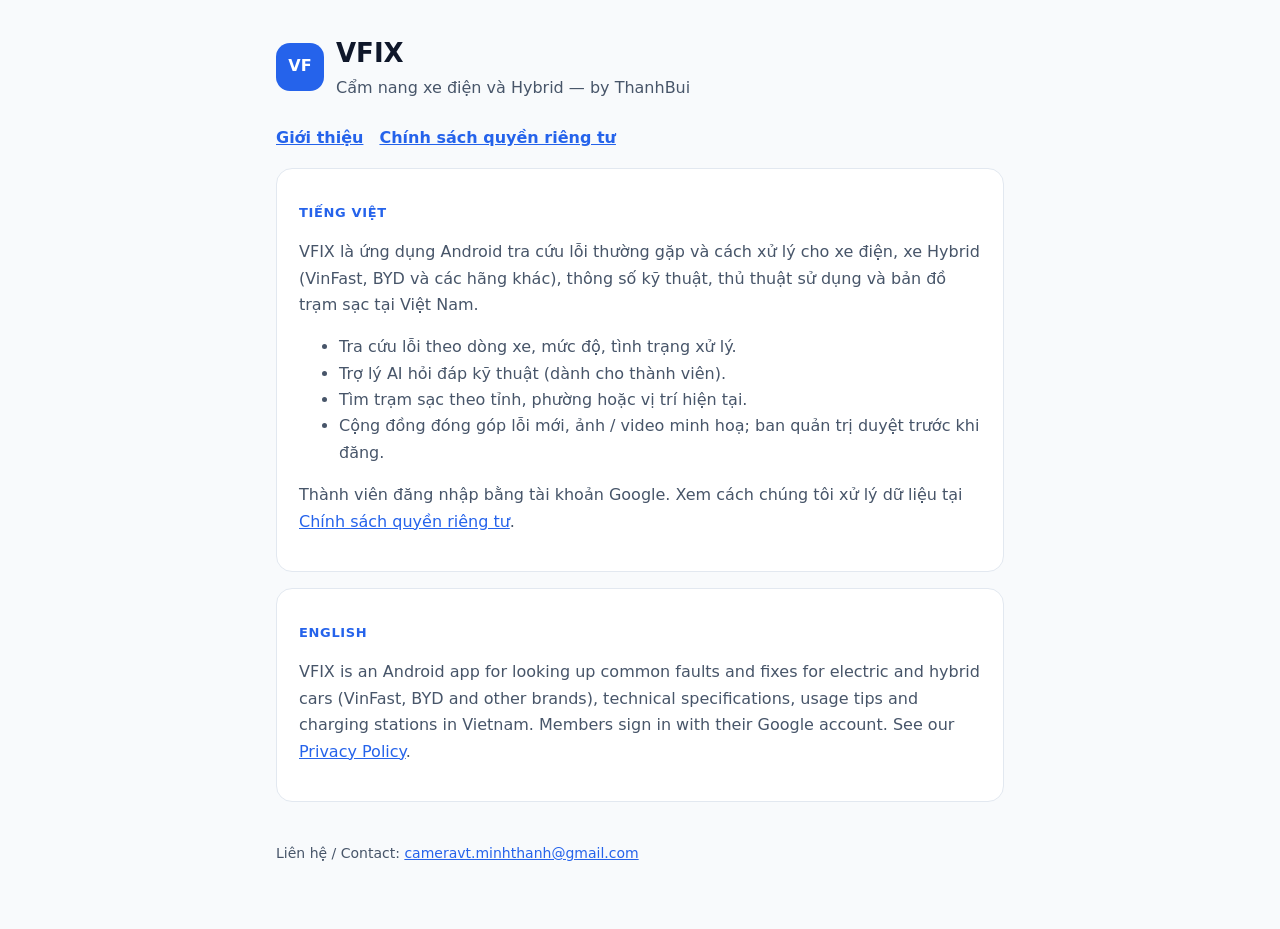
<file: index.html>
<!doctype html>
<html lang="vi">
<head>
<meta charset="utf-8"><meta name="viewport" content="width=device-width,initial-scale=1">
<title>VFIX – Cẩm nang xe điện và Hybrid</title>
<meta name="description" content="VFIX: cẩm nang lỗi, cách xử lý, thông số và trạm sạc cho xe điện và Hybrid tại Việt Nam.">
<link rel="stylesheet" href="style.css">
</head>
<body><main>
<header><div class="logo">VF</div><div><h1>VFIX</h1><p style="margin:0">Cẩm nang xe điện và Hybrid — by ThanhBui</p></div></header>
<nav><a href="index.html">Giới thiệu</a><a href="privacy.html">Chính sách quyền riêng tư</a></nav>

<div class="card">
<p class="lang">Tiếng Việt</p>
<p>VFIX là ứng dụng Android tra cứu lỗi thường gặp và cách xử lý cho xe điện, xe Hybrid (VinFast, BYD và các hãng khác), thông số kỹ thuật, thủ thuật sử dụng và bản đồ trạm sạc tại Việt Nam.</p>
<ul>
<li>Tra cứu lỗi theo dòng xe, mức độ, tình trạng xử lý.</li>
<li>Trợ lý AI hỏi đáp kỹ thuật (dành cho thành viên).</li>
<li>Tìm trạm sạc theo tỉnh, phường hoặc vị trí hiện tại.</li>
<li>Cộng đồng đóng góp lỗi mới, ảnh / video minh hoạ; ban quản trị duyệt trước khi đăng.</li>
</ul>
<p>Thành viên đăng nhập bằng tài khoản Google. Xem cách chúng tôi xử lý dữ liệu tại <a href="privacy.html">Chính sách quyền riêng tư</a>.</p>
</div>

<div class="card">
<p class="lang">English</p>
<p>VFIX is an Android app for looking up common faults and fixes for electric and hybrid cars (VinFast, BYD and other brands), technical specifications, usage tips and charging stations in Vietnam. Members sign in with their Google account. See our <a href="privacy.html">Privacy Policy</a>.</p>
</div>

<footer>Liên hệ / Contact: <a href="mailto:cameravt.minhthanh@gmail.com">cameravt.minhthanh@gmail.com</a></footer>
</main></body></html>
</file>
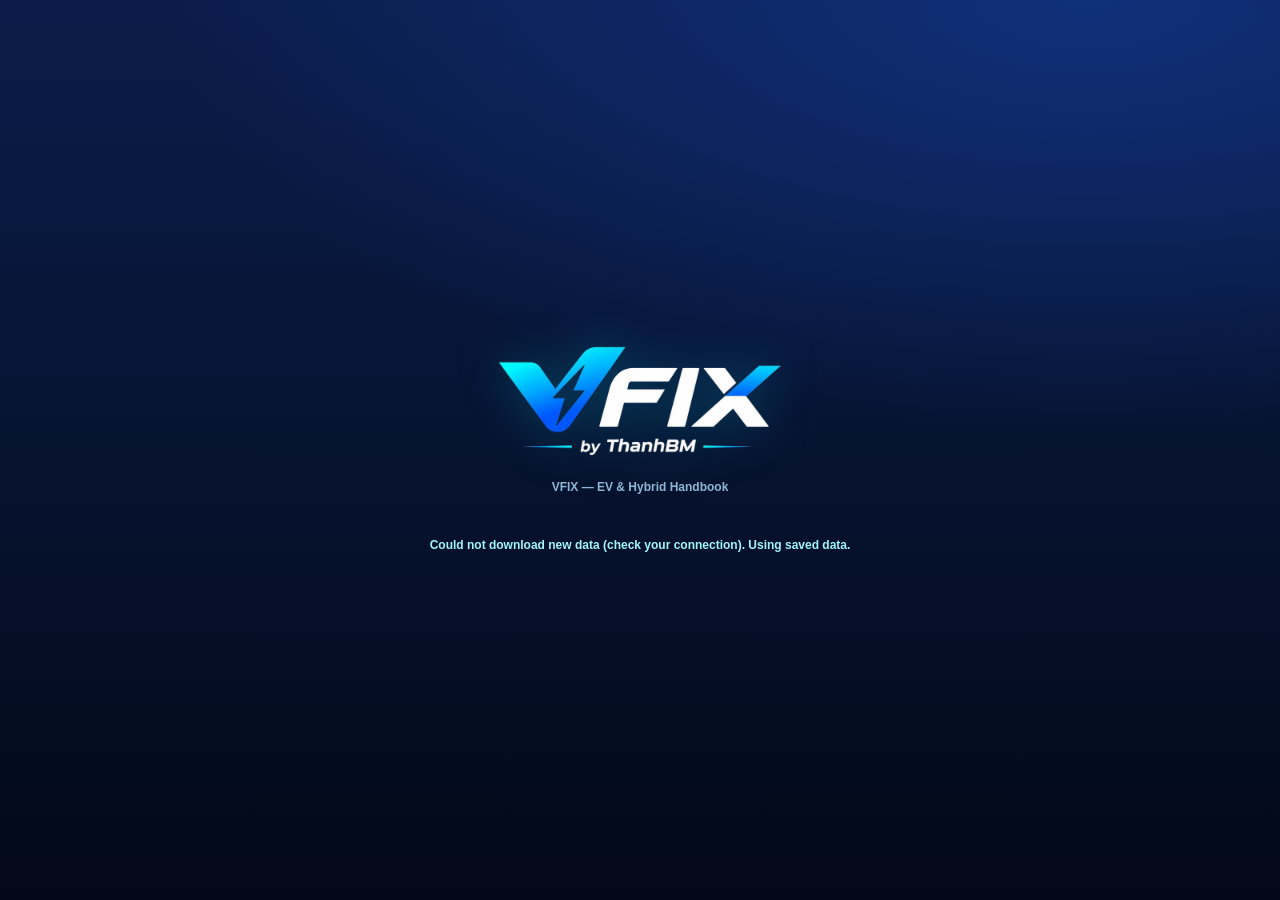
<file: app/index.html>
<!doctype html>
<html lang="vi">
  <head>
    <meta charset="UTF-8" />
    <meta name="viewport" content="width=device-width, initial-scale=1.0, maximum-scale=1.0, user-scalable=no, viewport-fit=cover" />
    <meta name="theme-color" content="#06122e" />
    <meta name="description" content="VFIX - tra cứu lỗi, thủ thuật, hỏi đáp và tin nhanh cho chủ xe VinFast và xe điện." />
    <link rel="manifest" href="./manifest.webmanifest" />
    <link rel="icon" type="image/png" href="./icons/favicon-48.png" />
    <link rel="apple-touch-icon" href="./icons/apple-touch-icon.png" />
    <meta name="mobile-web-app-capable" content="yes" />
    <meta name="apple-mobile-web-app-capable" content="yes" />
    <meta name="apple-mobile-web-app-title" content="VFIX" />
    <meta name="apple-mobile-web-app-status-bar-style" content="black-translucent" />
    <title>VFIX - Cẩm nang lỗi VinFast</title>
    <script type="module" crossorigin src="./assets/index-Bt0hNsXB.js"></script>
    <link rel="stylesheet" crossorigin href="./assets/index-DGEIowNW.css">
  </head>
  <body>
    <div id="root"></div>
  </body>
</html>
</file>
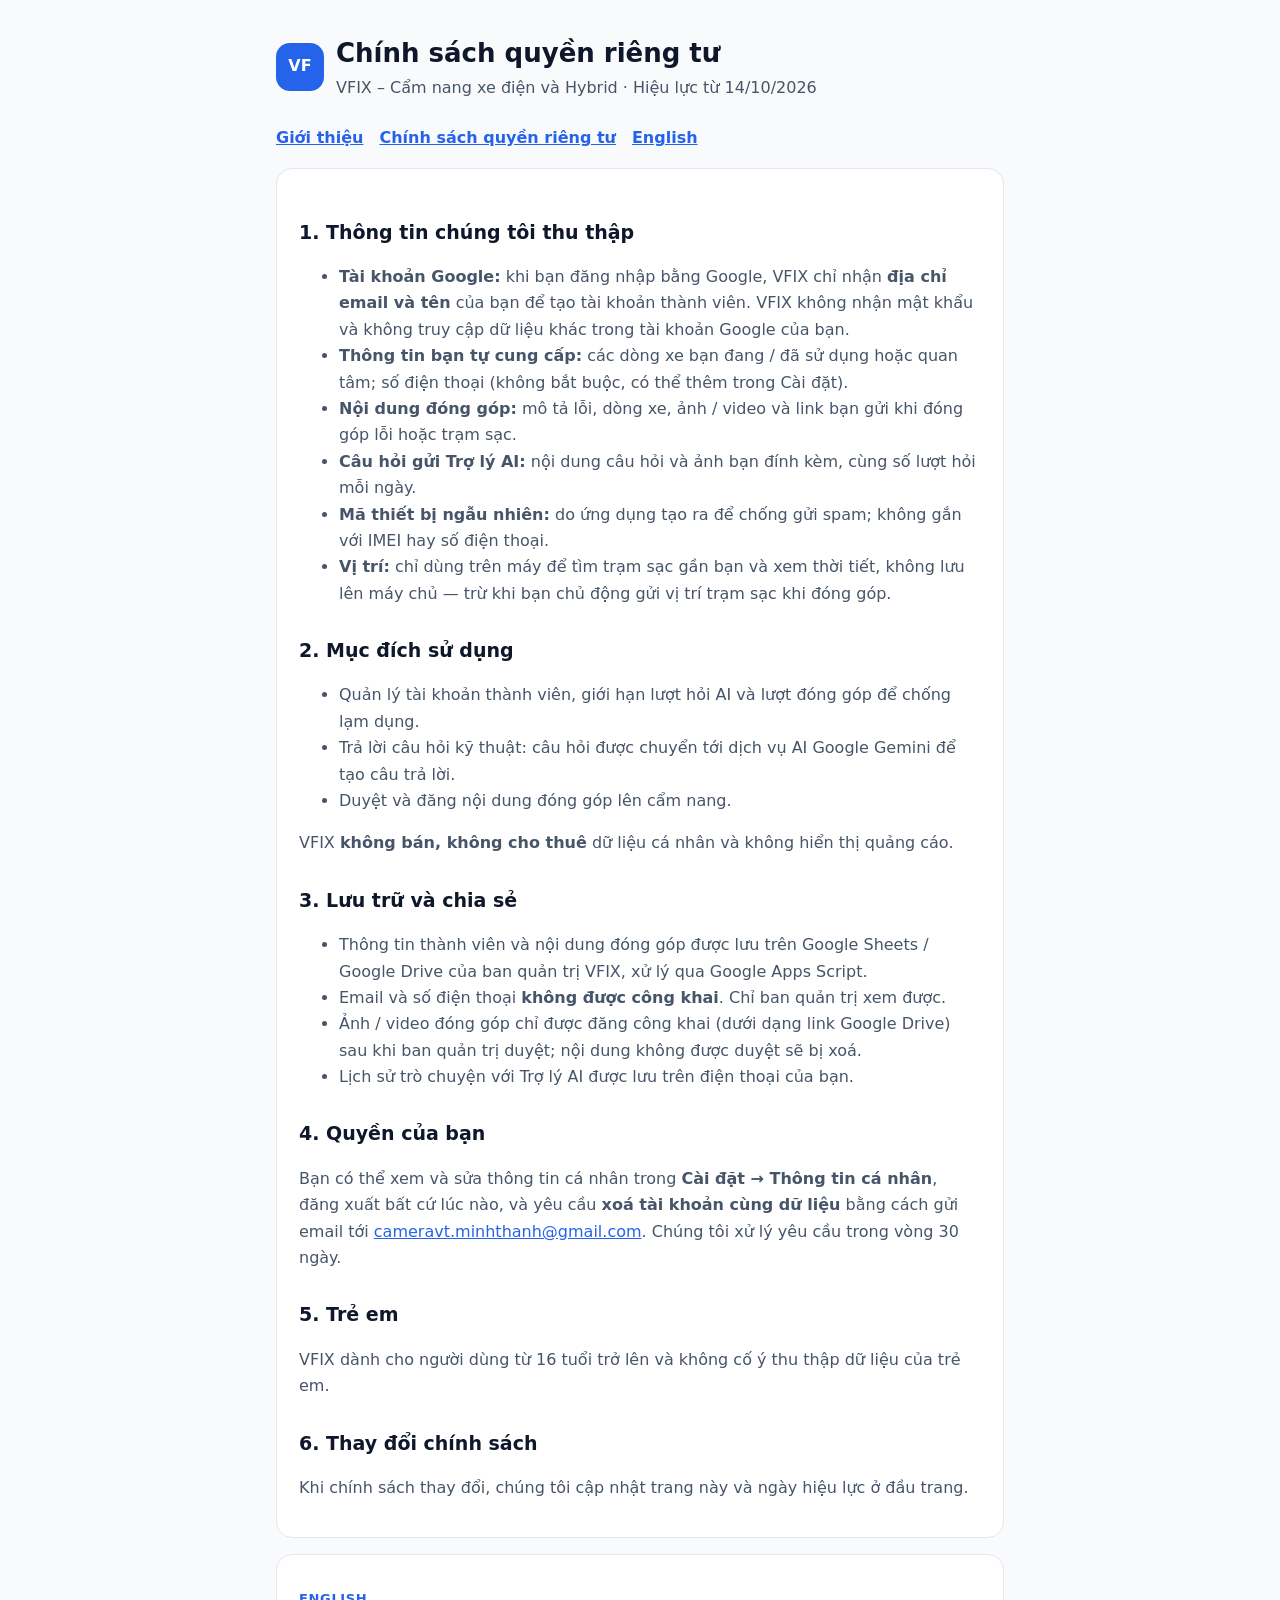
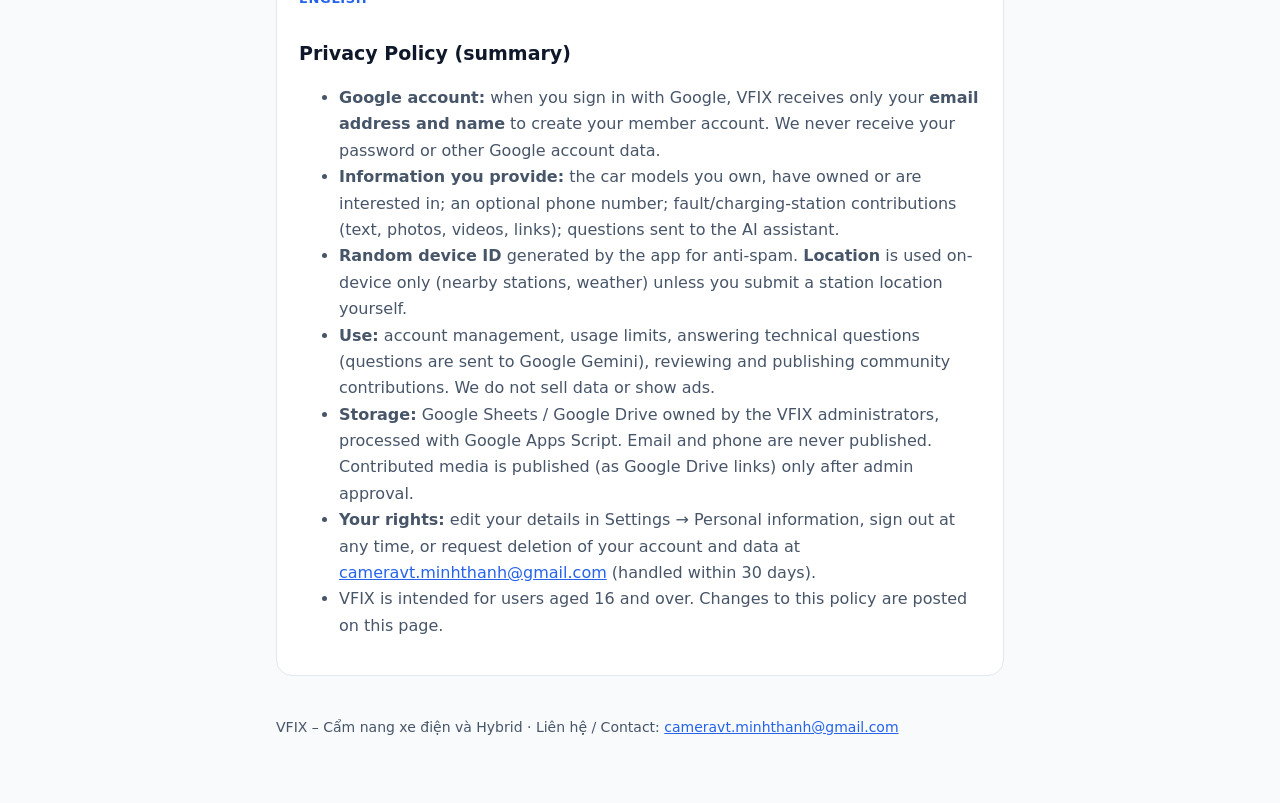
<file: privacy.html>
<!doctype html>
<html lang="vi">
<head>
<meta charset="utf-8"><meta name="viewport" content="width=device-width,initial-scale=1">
<title>VFIX – Chính sách quyền riêng tư</title>
<meta name="description" content="Chính sách quyền riêng tư của ứng dụng VFIX – Cẩm nang xe điện và Hybrid.">
<link rel="stylesheet" href="style.css">
</head>
<body><main>
<header><div class="logo">VF</div><div><h1>Chính sách quyền riêng tư</h1><p style="margin:0">VFIX – Cẩm nang xe điện và Hybrid · Hiệu lực từ 14/10/2026</p></div></header>
<nav><a href="index.html">Giới thiệu</a><a href="privacy.html">Chính sách quyền riêng tư</a><a href="#en">English</a></nav>

<div class="card">
<h2>1. Thông tin chúng tôi thu thập</h2>
<ul>
<li><b>Tài khoản Google:</b> khi bạn đăng nhập bằng Google, VFIX chỉ nhận <b>địa chỉ email và tên</b> của bạn để tạo tài khoản thành viên. VFIX không nhận mật khẩu và không truy cập dữ liệu khác trong tài khoản Google của bạn.</li>
<li><b>Thông tin bạn tự cung cấp:</b> các dòng xe bạn đang / đã sử dụng hoặc quan tâm; số điện thoại (không bắt buộc, có thể thêm trong Cài đặt).</li>
<li><b>Nội dung đóng góp:</b> mô tả lỗi, dòng xe, ảnh / video và link bạn gửi khi đóng góp lỗi hoặc trạm sạc.</li>
<li><b>Câu hỏi gửi Trợ lý AI:</b> nội dung câu hỏi và ảnh bạn đính kèm, cùng số lượt hỏi mỗi ngày.</li>
<li><b>Mã thiết bị ngẫu nhiên:</b> do ứng dụng tạo ra để chống gửi spam; không gắn với IMEI hay số điện thoại.</li>
<li><b>Vị trí:</b> chỉ dùng trên máy để tìm trạm sạc gần bạn và xem thời tiết, không lưu lên máy chủ — trừ khi bạn chủ động gửi vị trí trạm sạc khi đóng góp.</li>
</ul>

<h2>2. Mục đích sử dụng</h2>
<ul>
<li>Quản lý tài khoản thành viên, giới hạn lượt hỏi AI và lượt đóng góp để chống lạm dụng.</li>
<li>Trả lời câu hỏi kỹ thuật: câu hỏi được chuyển tới dịch vụ AI Google Gemini để tạo câu trả lời.</li>
<li>Duyệt và đăng nội dung đóng góp lên cẩm nang.</li>
</ul>
<p>VFIX <b>không bán, không cho thuê</b> dữ liệu cá nhân và không hiển thị quảng cáo.</p>

<h2>3. Lưu trữ và chia sẻ</h2>
<ul>
<li>Thông tin thành viên và nội dung đóng góp được lưu trên Google Sheets / Google Drive của ban quản trị VFIX, xử lý qua Google Apps Script.</li>
<li>Email và số điện thoại <b>không được công khai</b>. Chỉ ban quản trị xem được.</li>
<li>Ảnh / video đóng góp chỉ được đăng công khai (dưới dạng link Google Drive) sau khi ban quản trị duyệt; nội dung không được duyệt sẽ bị xoá.</li>
<li>Lịch sử trò chuyện với Trợ lý AI được lưu trên điện thoại của bạn.</li>
</ul>

<h2>4. Quyền của bạn</h2>
<p>Bạn có thể xem và sửa thông tin cá nhân trong <b>Cài đặt → Thông tin cá nhân</b>, đăng xuất bất cứ lúc nào, và yêu cầu <b>xoá tài khoản cùng dữ liệu</b> bằng cách gửi email tới <a href="mailto:cameravt.minhthanh@gmail.com">cameravt.minhthanh@gmail.com</a>. Chúng tôi xử lý yêu cầu trong vòng 30 ngày.</p>

<h2>5. Trẻ em</h2>
<p>VFIX dành cho người dùng từ 16 tuổi trở lên và không cố ý thu thập dữ liệu của trẻ em.</p>

<h2>6. Thay đổi chính sách</h2>
<p>Khi chính sách thay đổi, chúng tôi cập nhật trang này và ngày hiệu lực ở đầu trang.</p>
</div>

<div class="card" id="en">
<p class="lang">English</p>
<h2>Privacy Policy (summary)</h2>
<ul>
<li><b>Google account:</b> when you sign in with Google, VFIX receives only your <b>email address and name</b> to create your member account. We never receive your password or other Google account data.</li>
<li><b>Information you provide:</b> the car models you own, have owned or are interested in; an optional phone number; fault/charging-station contributions (text, photos, videos, links); questions sent to the AI assistant.</li>
<li><b>Random device ID</b> generated by the app for anti-spam. <b>Location</b> is used on-device only (nearby stations, weather) unless you submit a station location yourself.</li>
<li><b>Use:</b> account management, usage limits, answering technical questions (questions are sent to Google Gemini), reviewing and publishing community contributions. We do not sell data or show ads.</li>
<li><b>Storage:</b> Google Sheets / Google Drive owned by the VFIX administrators, processed with Google Apps Script. Email and phone are never published. Contributed media is published (as Google Drive links) only after admin approval.</li>
<li><b>Your rights:</b> edit your details in Settings → Personal information, sign out at any time, or request deletion of your account and data at <a href="mailto:cameravt.minhthanh@gmail.com">cameravt.minhthanh@gmail.com</a> (handled within 30 days).</li>
<li>VFIX is intended for users aged 16 and over. Changes to this policy are posted on this page.</li>
</ul>
</div>

<footer>VFIX – Cẩm nang xe điện và Hybrid · Liên hệ / Contact: <a href="mailto:cameravt.minhthanh@gmail.com">cameravt.minhthanh@gmail.com</a></footer>
</main></body></html>
</file>
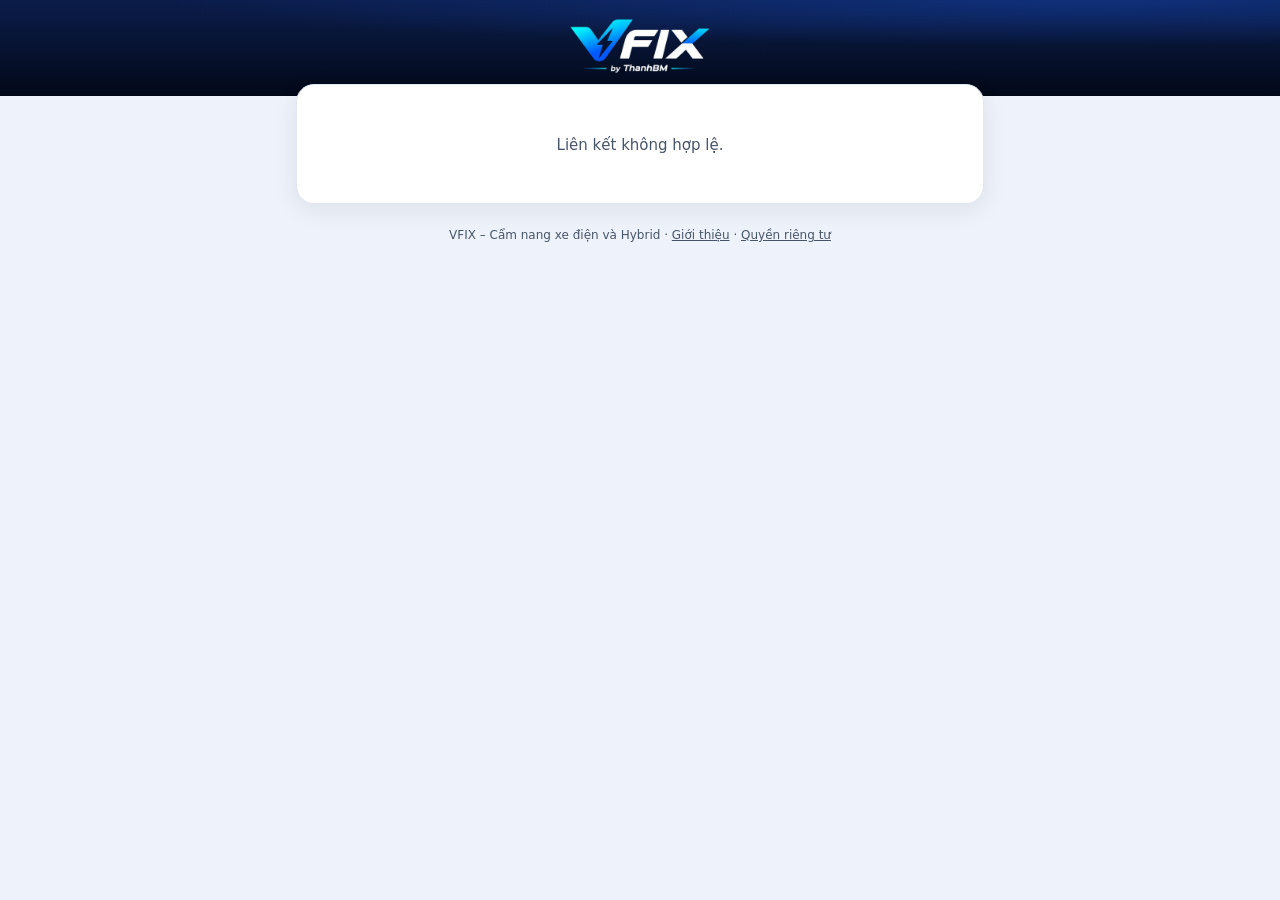
<file: v.html>
<!doctype html>
<html lang="vi">
<head>
<meta charset="utf-8">
<meta name="viewport" content="width=device-width, initial-scale=1">
<title>VFIX – Cẩm nang xe điện và Hybrid</title>
<meta name="description" content="Bài viết chia sẻ từ ứng dụng VFIX: lỗi xe, cách xử lý, thủ thuật và hỏi đáp cộng đồng.">
<meta property="og:title" content="VFIX – Cẩm nang xe điện và Hybrid">
<meta property="og:description" content="Lỗi xe, cách xử lý, thủ thuật và hỏi đáp cộng đồng.">
<meta property="og:image" content="https://thanhbm31.github.io/vfix-privacy/assets/logo-mark.png">
<link rel="icon" href="assets/logo-mark.png">
<style>
:root{--bg:#eef3fb;--card:#fff;--text:#0f172a;--muted:#475569;--line:#e2e8f0;--accent:#0459f0;--navy:#06122e;--cyan:#00e5ff}
@media (prefers-color-scheme:dark){:root{--bg:#020817;--card:#0b1630;--text:#e2e8f0;--muted:#94a3b8;--line:#1b2a4d;--accent:#4ea8ff}}
*{box-sizing:border-box}body{margin:0;background:var(--bg);color:var(--text);font:15px/1.6 system-ui,-apple-system,"Segoe UI",Roboto,sans-serif}
.top{background:radial-gradient(120% 80% at 85% 0%,#10307a 0%,rgba(16,48,122,0) 60%),linear-gradient(180deg,#0b1c4a,#06122e 55%,#020817);padding:18px 16px 22px}
.top img{height:56px;display:block;margin:0 auto}
main{max-width:720px;margin:-12px auto 0;padding:0 16px 48px}
.card{background:var(--card);border:1px solid var(--line);border-radius:18px;padding:18px 18px 16px;box-shadow:0 6px 24px rgba(2,8,23,.08)}
.tags{display:flex;flex-wrap:wrap;gap:6px;margin-bottom:8px}.tag{font-size:11px;font-weight:800;padding:2px 8px;border-radius:999px;background:#e8f1ff;color:#0646c4}
.tag.sev1{background:#fee2e2;color:#b91c1c}.tag.sev2{background:#ffedd5;color:#c2410c}.tag.sev3{background:#fef9c3;color:#a16207}
h1{font-size:20px;line-height:1.35;margin:0 0 4px}.car{font-weight:700;color:var(--accent);font-size:13px}
h2{font-size:13px;text-transform:uppercase;letter-spacing:.04em;color:var(--muted);margin:16px 0 4px}
p{margin:0;white-space:pre-wrap}.meta{display:flex;gap:14px;font-size:12px;color:var(--muted);margin-top:14px;align-items:center}
.cmt{border-top:1px solid var(--line);padding:10px 0}.cmt b{font-size:13px}.badge{font-size:10px;font-weight:800;padding:1px 6px;border-radius:6px;margin-left:6px;background:#fef3c7;color:#92400e}.badge.admin{background:#fee2e2;color:#b91c1c}
.cta{display:block;text-align:center;margin:18px 0 0;padding:12px;border-radius:14px;background:var(--accent);color:#fff;font-weight:800;text-decoration:none}
.muted{color:var(--muted);text-align:center;padding:30px 0}
footer{font-size:12px;color:var(--muted);text-align:center;margin-top:22px}footer a{color:var(--muted)}
body.embed{background:transparent}body.embed .top,body.embed footer{display:none}body.embed main{margin:0;padding:0}body.embed .card{box-shadow:none}
.mini{display:none;text-decoration:none;align-items:center;gap:6px;font-size:12px;font-weight:700;color:var(--muted);margin-top:10px}.mini img{height:18px}
body.embed .mini{display:flex}
</style>
</head>
<body>
<div class="top"><img src="assets/logo.png" alt="VFIX by ThanhBM"></div>
<main>
  <div class="card" id="box"><div class="muted">Đang tải nội dung…</div></div>
  <footer>VFIX – Cẩm nang xe điện và Hybrid · <a href="./">Giới thiệu</a> · <a href="privacy.html">Quyền riêng tư</a></footer>
</main>
<script>
(function () {
  var API = 'https://script.google.com/macros/s/AKfycbzRJM-gP3V0-Vq3zDk14MOPifWx3akgj15tYc65JkR3LAU_Xyuv5FA0nvST8umkhXC_iw/exec';
  var q = new URLSearchParams(location.search);
  var id = q.get('id') || '';
  if (q.get('embed') === '1') document.body.classList.add('embed');
  var box = document.getElementById('box');
  function esc(s) { return String(s == null ? '' : s).replace(/[&<>"']/g, function (c) { return { '&': '&amp;', '<': '&lt;', '>': '&gt;', '"': '&quot;', "'": '&#39;' }[c]; }); }
  function sec(t, v) { return v ? '<h2>' + esc(t) + '</h2><p>' + esc(v) + '</p>' : ''; }
  function sev(s) { var n = (s || '').toLowerCase(); return n.indexOf('nghiêm') >= 0 ? 'sev1' : n.indexOf('trung') >= 0 ? 'sev2' : n.indexOf('nhỏ') >= 0 ? 'sev3' : ''; }
  function fail(msg) { box.innerHTML = '<div class="muted">' + esc(msg) + '</div>'; }
  if (!/^[iqtn]:\S{1,70}$/.test(id)) return fail('Liên kết không hợp lệ.');
  fetch(API + '?action=pub&id=' + encodeURIComponent(id)).then(function (r) { return r.json(); }).then(function (d) {
    if (!d || !d.ok) return fail(d && d.error === 'not_found' ? 'Bài viết không tồn tại hoặc đã bị ẩn.' : 'Không tải được nội dung.');
    var it = d.item, h = '';
    document.title = it.title + ' – VFIX';
    var tags = [];
    if (it.kind === 'issue') { if (it.severity) tags.push('<span class="tag ' + sev(it.severity) + '">' + esc(it.severity) + '</span>'); if (it.category) tags.push('<span class="tag">' + esc(it.category) + '</span>'); (it.parts || '').split(/[,;\n]/).forEach(function (p) { p = p.trim(); if (p) tags.push('<span class="tag">' + esc(p) + '</span>'); }); }
    if (it.kind === 'tip') tags.push('<span class="tag">Thủ thuật</span>' + (it.category ? '<span class="tag">' + esc(it.category) + '</span>' : ''));
    if (it.kind === 'qa') tags.push('<span class="tag">Hỏi đáp cộng đồng</span>');
    if (it.kind === 'news') tags.push('<span class="tag">Tin nhanh</span>' + (it.category ? '<span class="tag">' + esc(it.category) + '</span>' : ''));
    h += '<div class="tags">' + tags.join('') + '</div><h1>' + esc(it.title) + '</h1>';
    if (it.car) h += '<div class="car">' + esc(it.car) + '</div>';
    if (it.kind === 'issue') {
      h += sec('Mã lỗi / Hệ thống', it.obd) + sec('Hiện tượng', it.description) + sec('Cách xử lý', it.fix) + sec('Tình trạng', it.status);
    } else if (it.kind === 'news') {
      if (it.summary) h += '<p style="margin-top:10px;font-weight:700">' + esc(it.summary) + '</p>';
      if (it.body) h += '<p style="margin-top:8px">' + esc(it.body) + '</p>';
      if (it.source) h += sec('Nguồn', it.source);
      if (it.signature) h += '<div style="margin-top:14px;padding:10px 12px;border-radius:12px;background:#fff7ed;border:1px solid #fed7aa;color:#9a3412;font-weight:600;white-space:pre-wrap">' + esc(it.signature) + '</div>';
    } else if (it.kind === 'tip') {
      h += sec('Nội dung', it.body) + sec('Nguồn', it.source);
    } else {
      h += '<p style="margin-top:10px">' + esc(it.body) + '</p><div class="meta">' + esc(it.author) + ' · ' + esc(it.time) + '</div>';
      if (it.comments && it.comments.length) {
        h += '<h2>Trả lời (' + it.comments.length + ')</h2>';
        it.comments.forEach(function (c) {
          var b = c.author.role === 'admin' ? '<span class="badge admin">Admin</span>' : c.author.role === 'expert' ? '<span class="badge">Chuyên gia' + (c.author.level ? ' · ' + esc(c.author.level) : '') + '</span>' : '';
          h += '<div class="cmt"><b>' + esc(c.author.name) + '</b>' + b + ' <small style="color:var(--muted)">' + esc(c.time) + (c.likes ? ' · ❤ ' + c.likes : '') + '</small><p>' + esc(c.body) + '</p></div>';
        });
      }
    }
    h += '<div class="meta"><span>👁 ' + (d.views || 0) + ' lượt xem</span><span>↗ ' + (d.shares || 0) + ' chia sẻ</span>' + (it.date ? '<span>Cập nhật ' + esc(it.date) + '</span>' : '') + '</div>';
    h += '<a class="mini" target="_blank" rel="noopener" href="v.html?id=' + encodeURIComponent(id) + '"><img src="assets/logo-mark.png" alt=""> Xem trên VFIX – Cẩm nang xe điện và Hybrid</a>';
    if (!document.body.classList.contains('embed')) h += '<a class="cta" href="./">Tải ứng dụng VFIX để xem thêm</a>';
    box.innerHTML = h;
  }).catch(function () { fail('Không tải được nội dung. Vui lòng thử lại.'); });
})();
</script>
</body>
</html>
</file>
<file: style.css>
:root{--bg:#f8fafc;--card:#fff;--text:#0f172a;--muted:#475569;--line:#e2e8f0;--accent:#2563eb}
@media (prefers-color-scheme:dark){:root{--bg:#0b1220;--card:#111a2e;--text:#e2e8f0;--muted:#94a3b8;--line:#1e293b;--accent:#60a5fa}}
*{box-sizing:border-box}body{margin:0;background:var(--bg);color:var(--text);font:16px/1.65 system-ui,-apple-system,"Segoe UI",Roboto,sans-serif}
main{max-width:760px;margin:0 auto;padding:32px 16px 64px}
header{display:flex;align-items:center;gap:12px;margin-bottom:24px}
.logo{width:48px;height:48px;border-radius:14px;background:var(--accent);color:#fff;display:flex;align-items:center;justify-content:center;font-weight:900}
h1{font-size:26px;margin:0}h2{font-size:19px;margin:28px 0 8px}p,li{color:var(--muted)}
.card{background:var(--card);border:1px solid var(--line);border-radius:16px;padding:20px 22px;margin:16px 0}
a{color:var(--accent)}nav a{margin-right:16px;font-weight:600}footer{margin-top:40px;font-size:14px;color:var(--muted)}
.lang{font-size:13px;font-weight:700;text-transform:uppercase;letter-spacing:.05em;color:var(--accent)}
</file>
